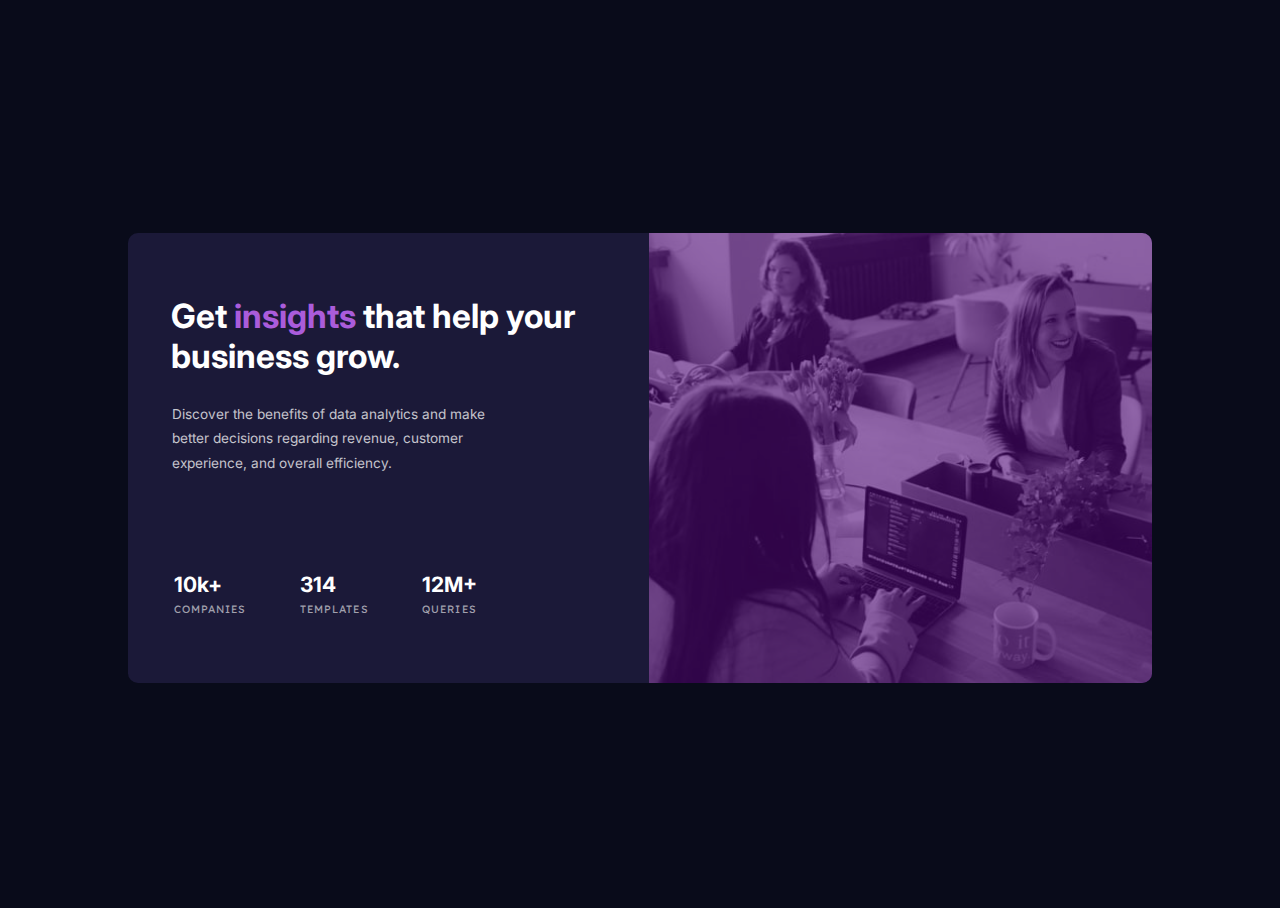
<file: index.html>
<!DOCTYPE html>
    <html lang="en">
        <head>
            <meta charset="UTF-8">
            <meta http-equiv="X-UA-Compatible" content="IE=edge">
            <meta name="viewport" content="width=device-width, initial-scale=1.0">
            <title>Stats Preview Card</title>
            <link rel="stylesheet" href="CSS/style3.css">
            <link rel="preconnect" href="https://fonts.gstatic.com">
            <link href="https://fonts.googleapis.com/css2?family=Inter:wght@400;700&family=Lexend+Deca&display=swap" rel="stylesheet">
        </head>

        <body>
            <div class="container">
                <div class="topright">
                    <img class="mobile" src="images/image-header-mobile.jpg" alt="women working in an office">
                    <img class="desktop" src="images/image-header-desktop.jpg" alt="women working in an office">
                </div>

                <div class="bottomleft">
                    <header>
                        <h1 class="text">Get <span>insights</span> that help your business grow.</h1>
                    </header>

                    <main>
                        <p class="text">Discover the benefits of data analytics and make better decisions regarding revenue, customer experience, and overall efficiency.</p>
                    </main>

                    <section>
                        <div class="companies" class="text">
                            <div class="stat-number">10k+</div>
                            <div class="stat-header">companies</div>
                        </div>

                        <div class="templates" class="text">
                            <div class="stat-number">314</div>
                            <div class="stat-header">templates</div>
                        </div>

                        <div class="queries" class="text">
                            <div class="stat-number">12M+</div>
                            <div class="stat-header">queries</div>    
                    </section>
                </div>  

                
                </div> 
        </body>
    </html>
</file>
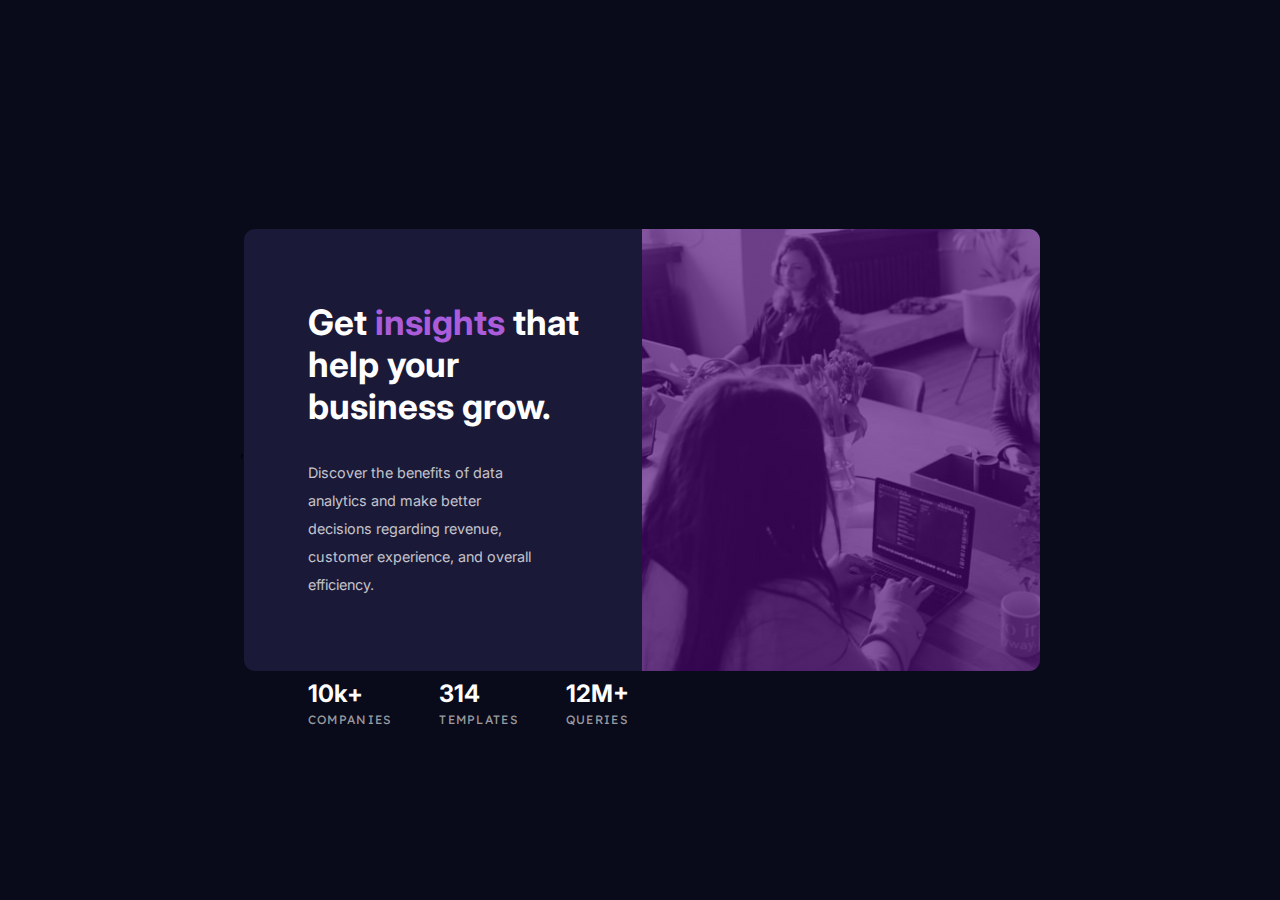
<file: HTML/index.html>
,<!DOCTYPE html>
<html lang="en">
<head>
    <meta charset="UTF-8">
    <meta http-equiv="X-UA-Compatible" content="IE=edge">
    <meta name="viewport" content="width=device-width, initial-scale=1.0">
    <title>Stats Preview Card</title>
    <link rel="stylesheet" href="../CSS/style.css">
    <link rel="preconnect" href="https://fonts.gstatic.com">
    <link href="https://fonts.googleapis.com/css2?family=Inter:wght@400;700&family=Lexend+Deca&display=swap" rel="stylesheet">

</head>

<body>

    <div class="container">

        <div class="right">
            
        </div>

        <div class="left">

            <header>
                <h1>Get <span>insights</span> that help your business grow.</h1>
            </header>

            <main>
                <p>Discover the benefits of data analytics and make better decisions regarding revenue, customer experience, and overall efficiency.</p>
            </main>

            <section>
                <div class="companies">
                    <div class="stat-number">10k+</div>
                    <div class="stat-header">companies</div>
                </div>

                <div class="templates">
                    <div class="stat-number">314</div>
                    <div class="stat-header">templates</div>
                </div>

                <div class="queries">
                    <div class="stat-number">12M+</div>
                    <div class="stat-header">queries</div>
                </div>
            </section>

        </div>
    </div>
    
</body>

</html>
</file>
<file: CSS/style3.css>
html, body{
    height:100vh;
    font-size:62.5%;
    box-sizing: border-box;
    background-color: hsl(233, 47%, 7%);
    font-family: 'Inter',sans-serif;
    display: grid;
    justify-content: center; 
    grid-template: minmax(600px,820px) / minmax(265px,768px);
}

/* Card Container */

.container{
    max-width: 85%;
    max-height: 95vh ;
    background-color: hsl(244,38%,16%);
    border-radius: 1.12rem;  
    display:flex;
    flex-flow: column;
    text-align: center;
    align-items: center;
    margin:auto;
}

/* Top or Right Side */

.topright{
    background-color: hsl(278, 89%, 25%);
    border-radius: 1.12rem 1.12rem 0 0; 
    width:100%;
    max-height:31.25rem;
}

.topright .mobile{
    display:block;
    opacity:0.4;
    width:100%;
    max-height:inherit;
    object-fit: cover;
    object-position:top;
    border-radius: inherit;
}

.topright .desktop{
    display:none;
}

/* Bottom or Left side */

header , .stat-number{
    color: white;
}
 
span{
    color: hsl(277,64%, 61%);
}

header{
    font-size: 1.28rem;
    padding:.8rem 2.72rem 0 2.88rem;
    margin-top:.8rem;
}

main{
    color:hsla(0,0%,100%,0.75);
    padding:0 3rem 0rem 3rem;
    font-size:1.4rem;
    line-height:2.5rem;
}

section{
    display:flex;
    flex-direction: column;
    align-items:center;
    justify-content: space-between;
    padding:1.8rem 3.2rem 1.6rem 3.2rem;
}

section > div{
    margin-bottom: 2.4rem;
}

.stat-number{
    font-size:2.3rem;
    font-weight:700;
}

.stat-header{
    font-family:'Inter',sans-serif;
    color:hsla(0,0%,100%,0.6);
    text-transform: uppercase;
    font-size:1.1rem;
    margin-top: .56rem;
    letter-spacing:.1rem
}

/*Phone Media Queries*/

@media only screen and (orientation:portrait) and (min-width:290px) and (max-height:770px){
    section {
        flex-direction: row; }
}

@media only screen and (orientation:portrait) and (max-height:600px){
    .container {
        max-height:100%; }
}

@media only screen and (orientation:portrait) and (max-height:710px){
    body,html {
        font-size:50%; }
}

 /* Laptop or Tablet Media Queries*/

@media only screen and (orientation:landscape) {

/* Card Container */

html, body{ 
    grid-template:none;
    min-height:716px;
}

.container{
    text-align:left;
    flex-direction: row;
    min-width:600px;
    min-height:400px;
}

.container > div{
   max-height:100%;
}

/* Top or Right Side */

.topright{
    order:1;
    border-radius: 0 1.12rem 1.12rem 0;

}

.topright .desktop{
    display: block;
    opacity:0.4;
    border-radius: inherit;
    object-fit: cover;
    object-position: top;
    width:100%;
    height:100%;
}

.topright .mobile{
    display:none;
}

/* Bottom or Left Side */

.bottomleft{
    margin:auto;
    padding-left:5rem;
    padding:3rem 0rem 0 5rem ;
    display:grid;
    grid-template: 13.12rem 1fr 1fr / 1fr;
    grid-template-areas:"h"
                        "m"
                        "s";                    
}

header{
    grid-area: h;
    font-size:1.9rem;
    padding-right: 6rem;
}

main,section{
    padding-right:16rem;
}

main{
    grid-area: m;
    font-size: 1.55rem;
    padding-top:1.5rem;
    line-height: 2.8rem;
}

section{
    grid-area: s;
    display:flex;
    flex-direction: row;
    justify-content: space-between;
    margin-bottom:5rem;
    
}

.stat-number{
    font-weight:700;
    margin-bottom:.48rem;
    font-size: 2.4rem;
} 

.stat-header{
    font-family: 'Lexend Deca', sans-serif;
    text-transform: uppercase;
    font-size: 1.2rem;
    letter-spacing: .122rem;
}

section > div{
    margin-right:3.5rem;
}

}


@media only screen and (orientation:landscape) and (max-width:930px) {
    html,body{
        font-size:50%;
    }

    .container{
        max-width:80vw;
        height:50vh;       
    }

    .container > div{
        height:100%;      
    }

    .bottomleft {
        width:35%;
        padding-left:0;
    }

    header{
        font-size:1.4rem;
        padding-right:6rem;
    }

    main{
        font-size:1.3rem;
        padding-right:8rem;
        margin-top:1rem;  
    }

    section {
        padding-top:0rem;
        text-align:center;
        flex-direction: column;
        padding-left:10rem;  
    }

    section > div{
        margin:0;
    }

    .stat-number{
        font-size: 1.6rem;
    }

    .stat-header{
        font-size:1.1rem;
    }   
}

@media only screen and (orientation:landscape) and (min-width:931px) and (max-width:1040px) {

    body,html{
        font-size: 50%;
    }

    .container{
        max-width:90vw;
        height:50vh;
        
    }

    .container > div{
        height:100%
        
    }

    .bottomleft{
        width:45%;
        padding-left:2rem;
    }

} 

@media only screen and (orientation:landscape) and (min-width:1041px) and (max-width:1339px) {

    body,html{
        font-size: 55%;
    }

    .container{
        max-width:80vw;
        height:50vh;
        
    }

    .container > div{
        height:100%;
        width:50%;
        
    }

    .bottomleft{
        width:45%;
        padding-left:2rem;
    }

} 

@media only screen and (orientation:landscape) and (min-width:1340px) and (max-width:1622px){

    body, html{
        font-size:55%;
    }

    .container{
        max-width:75vw;
        height:50vh;
    }

    .container > div{
        height:100%;
        width:50%;
    }


 }

@media only screen and (orientation:landscape) and (min-width:1623px){

    .container{
        max-width:63vw;
        height:50vh;
        
    }

    .container > div{
        width:50%;
        height:100%}
        
    }

@media only screen and (orientation:landscape) and (min-width:2400px){

    body,html{
        font-size:80%;
        }
    }

@media only screen and (orientation:landscape) and (min-height:1280px){

    .container{
        max-width:63vw;
        height:50%;
        
    }

    body,html{
        font-size:100%;
        }
    }
</file>
<file: CSS/style.css>
body{
    background-color: hsl(233, 47%, 7%);
    font-size: 15px;
    display:flex;
    justify-content:center;
    align-items:center;
    font-family: 'Inter', sans-serif;
    overflow:hidden;

}

header , .stat-number{
    color:white;

}
 
span{
    color: hsl(277,64%, 61%);
}

.container{
    position:relative;
    width: 63%;
    height:50%;
    background-color:hsl(244,38%,16%);
    border-radius:.7rem;
    display:flex;
}

.right{
    position:absolute;
    right:0px;
    width:50%;
    height:100%;
    border-radius: 0 .7rem .7rem 0;
    background:linear-gradient(hsla(278, 89%, 25%, .65) , hsla(278, 89%, 25%, .65)) , url(../images/image-header-desktop.jpg) no-repeat;
    background-size:cover;
}

.left{
    position:absolute;
    left:0;
    width:35%;
    height:100%;
    padding: 3rem 4rem 4rem 4rem;
    
}

header{
    margin-bottom:2rem;
    font-size:1.1rem;

}

main{
    
    color:hsla(0,0%,100%,0.75);
    padding-right:3rem;
    text-align:left;
    font-size:.9rem;
    line-height: 1.75rem;
}

section{
    display:flex;
    justify-content: space-between;
    text-align: left;
    padding-right: 4rem;
    margin-top: 5rem;
}

.stat-number{
    font-weight:700;
    font-size:1.5rem;
}

.stat-header{
    font-family: 'Lexend Deca', sans-serif;
    color:hsla(0,0%,100%,0.6);
    text-transform: uppercase;
    margin-top:.3rem;
    font-size: .75rem;
    letter-spacing: .08rem;
}

.companies , .templates , .queries{
    margin-right:3rem;
}

@media screen and (max-width: 375px){

    .container{
        position: relative;
        width: 90%;
        height: 85%;
        background-color:hsl(244,38%,16%);
        border-radius:.7rem;
       display:grid;
        grid-template: 1fr 2fr / 1fr;
        grid-template-areas:"r"
                            "l";
    }

    .right{
        position:absolute;
        background:linear-gradient(hsla(278, 89%, 25%, .65) , hsla(278, 89%, 25%, .65)) , url(../images/image-header-mobile.jpg) no-repeat;
        background-size:cover;
        border-radius: .7rem .7rem 0 0;
        width:100%;
        grid-area:r;

    }

    .left{
        position:absolute;
        padding:0;
        bottom:0;
        grid-area:l;
        width:100%;

    }

    header, main, section{
        padding:0;
        margin:0;
        text-align:center;
    }

    header{
        font-size: .8rem;
        padding:.5rem 1.8rem 0 1.8rem;
        margin-top:.5rem;
    
    }

    main{
        margin-top:.8rem;
        padding:0 2rem .5rem 2rem;
        font-size:.9rem;
        line-height:1.5rem;
    }

    section{
        display:flex;
        flex-direction: column;
        align-items:center;
        justify-content: space-between;
        padding:1rem 2rem 2rem 2rem;
        margin-left:3rem;
    }

    .companies , .templates , .queries{
        margin-bottom: 1.5rem;
    }

    .stat-number{
        font-size:1.3rem;
    }

    .stat-header{
        font-size:.7rem;
        font-family:'Inter',sans-serif;
        margin-top: .35rem;
    }
}
</file>
